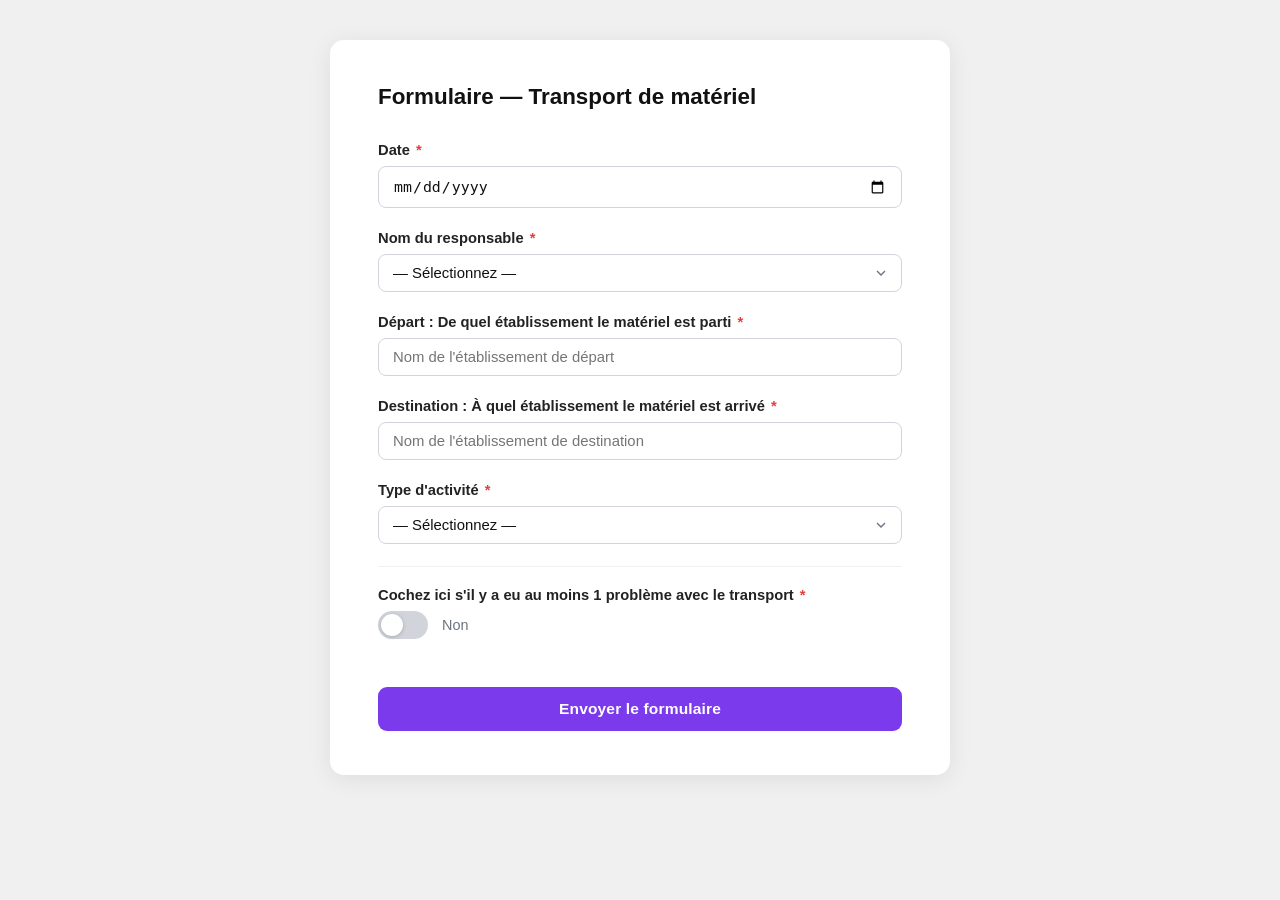
<file: index.html>
<!DOCTYPE html>
<html lang="fr">
<head>
  <meta charset="UTF-8">
  <meta name="viewport" content="width=device-width, initial-scale=1.0">
  <title>Formulaire hygiene - Transport de matériel</title>
  <style>
    * { box-sizing: border-box; margin: 0; padding: 0; }

    body {
      font-family: -apple-system, BlinkMacSystemFont, 'Segoe UI', Roboto, sans-serif;
      background: #f0f0f0;
      min-height: 100vh;
      display: flex;
      align-items: flex-start;
      justify-content: center;
      padding: 40px 20px;
    }

    .form-card {
      background: white;
      border-radius: 14px;
      padding: 44px 48px;
      max-width: 620px;
      width: 100%;
      box-shadow: 0 4px 24px rgba(0,0,0,0.08);
    }

    h1 {
      font-size: 1.4rem;
      font-weight: 700;
      color: #111;
      margin-bottom: 32px;
    }

    .field-group { margin-bottom: 22px; }

    label.field-label {
      display: block;
      font-size: 0.92rem;
      font-weight: 600;
      color: #222;
      margin-bottom: 8px;
    }
    label.field-label .req { color: #e53e3e; margin-left: 2px; }

    input[type="date"],
    input[type="text"],
    select,
    textarea {
      width: 100%;
      padding: 10px 14px;
      border: 1.5px solid #d1d5db;
      border-radius: 8px;
      font-size: 0.93rem;
      color: #111;
      background: white;
      transition: border-color 0.2s, box-shadow 0.2s;
      appearance: none;
    }

    select {
      background-image: url("data:image/svg+xml,%3Csvg xmlns='http://www.w3.org/2000/svg' width='16' height='16' viewBox='0 0 24 24' fill='none' stroke='%236b7280' stroke-width='2'%3E%3Cpath d='M6 9l6 6 6-6'/%3E%3C/svg%3E");
      background-repeat: no-repeat;
      background-position: right 12px center;
      padding-right: 38px;
      cursor: pointer;
    }

    input:focus, select:focus, textarea:focus {
      outline: none;
      border-color: #7c3aed;
      box-shadow: 0 0 0 3px rgba(124,58,237,0.12);
    }

    textarea {
      resize: vertical;
      min-height: 90px;
    }

    /* Champ "Autre" conditionnel sous un select */
    .autre-input {
      display: none;
      margin-top: 8px;
    }

    /* ---- Toggle switch ---- */
    .toggle-row {
      display: flex;
      align-items: center;
      gap: 14px;
      margin-top: 4px;
    }

    .toggle-switch {
      position: relative;
      width: 50px;
      height: 28px;
      flex-shrink: 0;
    }
    .toggle-switch input { opacity: 0; width: 0; height: 0; }
    .toggle-track {
      position: absolute;
      inset: 0;
      background: #d1d5db;
      border-radius: 99px;
      cursor: pointer;
      transition: background 0.25s;
    }
    .toggle-track::before {
      content: "";
      position: absolute;
      width: 22px; height: 22px;
      left: 3px; top: 3px;
      background: white;
      border-radius: 50%;
      transition: transform 0.25s;
      box-shadow: 0 1px 4px rgba(0,0,0,0.2);
    }
    .toggle-switch input:checked + .toggle-track { background: #7c3aed; }
    .toggle-switch input:checked + .toggle-track::before { transform: translateX(22px); }

    .toggle-text {
      font-size: 0.9rem;
      color: #6b7280;
      font-weight: 500;
    }

    /* ---- Section conditionnelle problème ---- */
    .probleme-section {
      display: none;
      background: #f8f7ff;
      border: 1.5px solid #e0d7ff;
      border-radius: 10px;
      padding: 22px 20px;
      margin-top: 14px;
    }

    /* ---- Checkboxes ---- */
    .checkbox-list {
      display: flex;
      flex-direction: column;
      gap: 11px;
      margin-top: 6px;
    }
    .checkbox-item {
      display: flex;
      align-items: center;
      gap: 10px;
      cursor: pointer;
    }
    .checkbox-item input[type="checkbox"] {
      width: 17px; height: 17px;
      accent-color: #7c3aed;
      cursor: pointer;
      flex-shrink: 0;
    }
    .checkbox-item span {
      font-size: 0.92rem;
      color: #7c3aed;
      font-weight: 500;
    }

    /* ---- Upload photo ---- */
    .upload-zone {
      border: 2px dashed #d1d5db;
      border-radius: 10px;
      padding: 28px 20px;
      text-align: center;
      cursor: pointer;
      transition: border-color 0.2s, background 0.2s;
    }
    .upload-zone:hover { border-color: #7c3aed; background: #faf8ff; }
    .upload-zone input[type="file"] { display: none; }
    .upload-icon { font-size: 1.8rem; margin-bottom: 8px; color: #6b7280; }
    .upload-zone p { font-size: 0.88rem; color: #6b7280; }
    .upload-zone a { color: #7c3aed; text-decoration: underline; }
    .file-name {
      margin-top: 8px;
      font-size: 0.85rem;
      color: #374151;
      font-style: italic;
    }

    /* ---- Bouton ---- */
    .btn-submit {
      width: 100%;
      padding: 13px;
      background: #7c3aed;
      color: white;
      border: none;
      border-radius: 9px;
      font-size: 0.97rem;
      font-weight: 700;
      cursor: pointer;
      margin-top: 8px;
      transition: background 0.2s;
      letter-spacing: 0.01em;
    }
    .btn-submit:hover { background: #6d28d9; }
    .btn-submit:disabled { background: #c4b5fd; cursor: not-allowed; }

    /* ---- Message succès ---- */
    .success-screen {
      display: none;
      text-align: center;
      padding: 40px 20px;
    }
    .success-screen .check { font-size: 3rem; margin-bottom: 16px; }
    .success-screen h2 { color: #059669; font-size: 1.3rem; margin-bottom: 10px; }
    .success-screen p { color: #6b7280; font-size: 0.95rem; }

    hr.divider { border: none; border-top: 1px solid #f0f0f0; margin: 20px 0; }
  </style>
</head>
<body>
<div class="form-card">

  <!-- Titre -->
  <h1>Formulaire — Transport de matériel</h1>

  <!-- FORMULAIRE -->
  <form id="mainForm" action="https://formsubmit.co/olivier.d-bernier.cissslau@ssss.gouv.qc.ca" method="POST" enctype="multipart/form-data">
    <input type="hidden" name="_captcha" value="false">
    <input type="hidden" name="_template" value="table">
    <input type="hidden" name="_next" value="https://doucetcf.github.io/formulaire-hygiene/success.html">
    <input type="hidden" name="_subject" id="hidden_subject" value="">

    <!-- DATE -->
    <div class="field-group">
      <label class="field-label" for="date">Date <span class="req">*</span></label>
      <input type="date" id="date" required>
    </div>

    <!-- NOM DU RESPONSABLE -->
    <div class="field-group">
      <label class="field-label" for="responsable">Nom du responsable <span class="req">*</span></label>
      <select id="responsable" required onchange="showAutre('responsable')">
        <option value="">— Sélectionnez —</option>
        <option>Kim</option>
        <option>Julie</option>
        <option>Karine</option>
        <option>Laurence</option>
        <option>Jennyfer</option>
        <option value="Autre">Autre</option>
      </select>
      <div class="autre-input" id="responsable-autre">
        <input type="text" id="responsable_autre" placeholder="Précisez le nom…">
      </div>
    </div>

    <!-- DÉPART -->
    <div class="field-group">
      <label class="field-label" for="depart">Départ : De quel établissement le matériel est parti <span class="req">*</span></label>
      <input type="text" id="depart" required placeholder="Nom de l'établissement de départ">
    </div>

    <!-- DESTINATION -->
    <div class="field-group">
      <label class="field-label" for="destination">Destination : À quel établissement le matériel est arrivé <span class="req">*</span></label>
      <input type="text" id="destination" required placeholder="Nom de l'établissement de destination">
    </div>

    <!-- TYPE D'ACTIVITÉ -->
    <div class="field-group">
      <label class="field-label" for="activite">Type d'activité <span class="req">*</span></label>
      <select id="activite" required onchange="showAutre('activite')">
        <option value="">— Sélectionnez —</option>
        <option>Dépistage</option>
        <option>Scellant</option>
        <option value="Autre">Autre</option>
      </select>
      <div class="autre-input" id="activite-autre">
        <input type="text" id="activite_autre" placeholder="Précisez le type d'activité…">
      </div>
    </div>

    <hr class="divider">

    <!-- TOGGLE PROBLÈME -->
    <div class="field-group">
      <label class="field-label">Cochez ici s'il y a eu au moins 1 problème avec le transport <span class="req">*</span></label>
      <div class="toggle-row">
        <label class="toggle-switch">
          <input type="checkbox" id="toggle-probleme" onchange="toggleProbleme()">
          <span class="toggle-track"></span>
        </label>
        <span class="toggle-text" id="toggle-label">Non</span>
      </div>
    </div>

    <!-- SECTION CACHÉE — s'affiche si problème = Oui -->
    <div class="probleme-section" id="probleme-section">

      <!-- ENJEUX -->
      <div class="field-group">
        <label class="field-label">Sélectionnez le ou les enjeux survenus lors du transport <span class="req">*</span></label>
        <div class="checkbox-list">
          <label class="checkbox-item">
            <input type="checkbox" name="enjeux" value="Non-respect des plages horaires de livraison">
            <span>Non-respect des plages horaires de livraison</span>
          </label>
          <label class="checkbox-item">
            <input type="checkbox" name="enjeux" value="Local de dépôt incorrect">
            <span>Local de dépôt incorrect</span>
          </label>
          <label class="checkbox-item">
            <input type="checkbox" name="enjeux" value="Matériel abîmé">
            <span>Matériel abîmé</span>
          </label>
          <label class="checkbox-item">
            <input type="checkbox" name="enjeux" value="Problème d'accès">
            <span>Problème d'accès</span>
          </label>
          <label class="checkbox-item">
            <input type="checkbox" name="enjeux" value="Autre" onchange="toggleAutreEnjeux()">
            <span>Autre</span>
          </label>
        </div>
        <div class="autre-input" id="enjeux-autre" style="margin-top:10px;">
          <input type="text" id="enjeux_autre" placeholder="Précisez l'enjeu…">
        </div>
      </div>

      <!-- DÉTAILS -->
      <div class="field-group">
        <label class="field-label" for="details">Ajouter des détails si nécessaire (Optionnel)</label>
        <textarea id="details" placeholder="Décrivez la situation…"></textarea>
      </div>

      <!-- PHOTO -->
      <div class="field-group">
        <label class="field-label">Ajoutez une photo pour montrer l'enjeu</label>
        <div class="upload-zone" onclick="document.getElementById('photo').click()">
          <div class="upload-icon">📁</div>
          <p>Glisser-déposer un fichier ou <a>parcourir</a></p>
          <input type="file" id="photo" name="attachment" accept="image/*" capture="environment" onchange="afficherNomFichier()">
        </div>
        <div class="file-name" id="file-name"></div>
      </div>

    </div>
    <!-- fin section conditionnelle -->

    <input type="hidden" id="final_responsable" name="Responsable">
    <input type="hidden" id="final_activite" name="Activite">
    <input type="hidden" id="final_enjeux" name="Enjeux">
    <input type="hidden" id="final_date" name="Date">
    <input type="hidden" id="final_depart" name="Depart">
    <input type="hidden" id="final_destination" name="Destination">
    <input type="hidden" id="final_probleme" name="Probleme">
    <input type="hidden" id="final_details" name="Details">

    <br>
    <button type="submit" class="btn-submit" id="btn-submit">Envoyer le formulaire</button>

  </form>

  <div class="success-screen" id="success-screen">
    <div class="check">✅</div>
    <h2>Formulaire envoyé avec succès !</h2>
    <p>Votre réponse a été enregistrée. Merci.</p>
  </div>

</div>

<script>
  function showAutre(id) {
    const val = document.getElementById(id).value;
    document.getElementById(id + '-autre').style.display = val === 'Autre' ? 'block' : 'none';
  }

  function toggleProbleme() {
    const checked = document.getElementById('toggle-probleme').checked;
    document.getElementById('probleme-section').style.display = checked ? 'block' : 'none';
    document.getElementById('toggle-label').textContent = checked ? 'Oui' : 'Non';
  }

  function toggleAutreEnjeux() {
    const cb = document.querySelector('input[name="enjeux"][value="Autre"]');
    document.getElementById('enjeux-autre').style.display = cb.checked ? 'block' : 'none';
  }

  function afficherNomFichier() {
    const file = document.getElementById('photo').files[0];
    document.getElementById('file-name').textContent = file ? '📎 ' + file.name : '';
  }

  document.getElementById('mainForm').addEventListener('submit', function(e) {
    e.preventDefault();
    const btn = document.getElementById('btn-submit');
    btn.disabled = true;
    btn.textContent = 'Envoi en cours…';

    let responsable = document.getElementById('responsable').value;
    if (responsable === 'Autre') responsable = document.getElementById('responsable_autre').value.trim() || 'Autre';

    let activite = document.getElementById('activite').value;
    if (activite === 'Autre') activite = document.getElementById('activite_autre').value.trim() || 'Autre';

    const enjeux = [];
    document.querySelectorAll('input[name="enjeux"]:checked').forEach(cb => {
      enjeux.push(cb.value === 'Autre' ? (document.getElementById('enjeux_autre').value.trim() || 'Autre') : cb.value);
    });

    const date        = document.getElementById('date').value;
    const depart      = document.getElementById('depart').value.trim();
    const destination = document.getElementById('destination').value.trim();
    const probleme    = document.getElementById('toggle-probleme').checked ? 'Oui' : 'Non';
    const details     = document.getElementById('details').value.trim() || 'Aucun';
    const enjeuxTexte = enjeux.join(', ') || 'Aucun';

    // Populate named hidden fields (submitted with the POST)
    document.getElementById('final_responsable').value = responsable;
    document.getElementById('final_activite').value    = activite;
    document.getElementById('final_enjeux').value      = enjeuxTexte;
    document.getElementById('final_date').value        = date;
    document.getElementById('final_depart').value      = depart;
    document.getElementById('final_destination').value = destination;
    document.getElementById('final_probleme').value    = probleme;
    document.getElementById('final_details').value     = details;

    // Build pipe-delimited subject for Power Automate (enjeux and details now included)
    const safeDepart  = depart.replace(/\|/g, ' ');
    const safeDest    = destination.replace(/\|/g, ' ');
    const safeDetails = details.replace(/\|/g, ' ');
    const safeEnjeux  = enjeuxTexte.replace(/\|/g, ' ');
    document.getElementById('hidden_subject').value =
      `FHT|${date}|${responsable}|${safeDepart}|${safeDest}|${activite}|${probleme}|${safeEnjeux}|${safeDetails}`;

    // Natural POST submit — includes file attachment properly
    e.target.submit();
  });
</script>
</body>
</html>
</file>
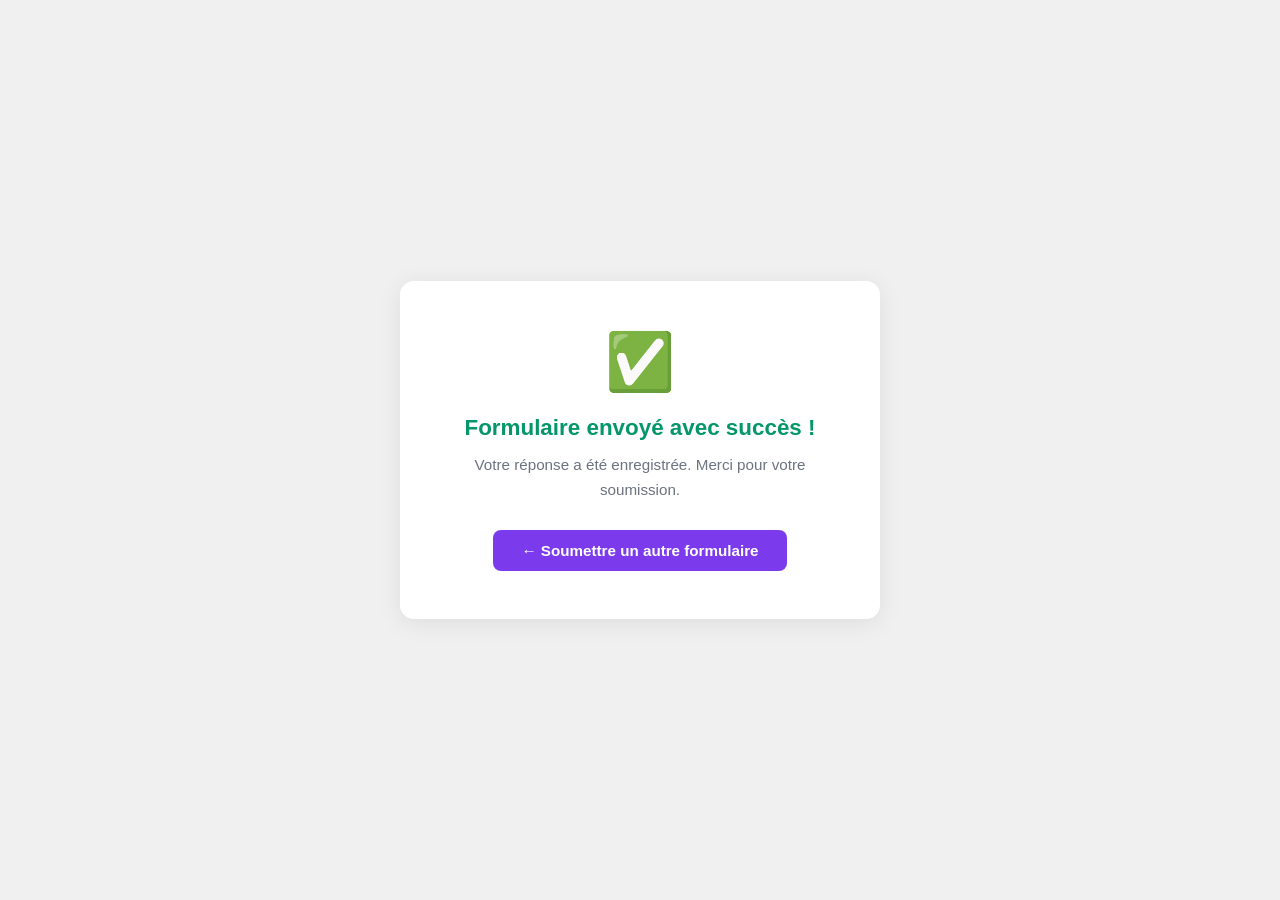
<file: success.html>
<!DOCTYPE html>
<html lang="fr">
<head>
  <meta charset="UTF-8">
  <meta name="viewport" content="width=device-width, initial-scale=1.0">
  <title>Formulaire envoyé</title>
  <style>
    * { box-sizing: border-box; margin: 0; padding: 0; }
    body {
      font-family: -apple-system, BlinkMacSystemFont, 'Segoe UI', Roboto, sans-serif;
      background: #f0f0f0;
      min-height: 100vh;
      display: flex;
      align-items: center;
      justify-content: center;
      padding: 20px;
    }
    .card {
      background: white;
      border-radius: 14px;
      padding: 48px;
      max-width: 480px;
      width: 100%;
      box-shadow: 0 4px 24px rgba(0,0,0,0.08);
      text-align: center;
    }
    .check { font-size: 3.5rem; margin-bottom: 20px; }
    h1 { color: #059669; font-size: 1.4rem; margin-bottom: 12px; }
    p { color: #6b7280; font-size: 0.95rem; margin-bottom: 28px; line-height: 1.6; }
    a {
      display: inline-block;
      padding: 12px 28px;
      background: #7c3aed;
      color: white;
      border-radius: 8px;
      text-decoration: none;
      font-weight: 600;
      font-size: 0.95rem;
      transition: background 0.2s;
    }
    a:hover { background: #6d28d9; }
  </style>
</head>
<body>
  <div class="card">
    <div class="check">✅</div>
    <h1>Formulaire envoyé avec succès !</h1>
    <p>Votre réponse a été enregistrée. Merci pour votre soumission.</p>
    <a href="index.html">← Soumettre un autre formulaire</a>
  </div>
</body>
</html>
</file>
